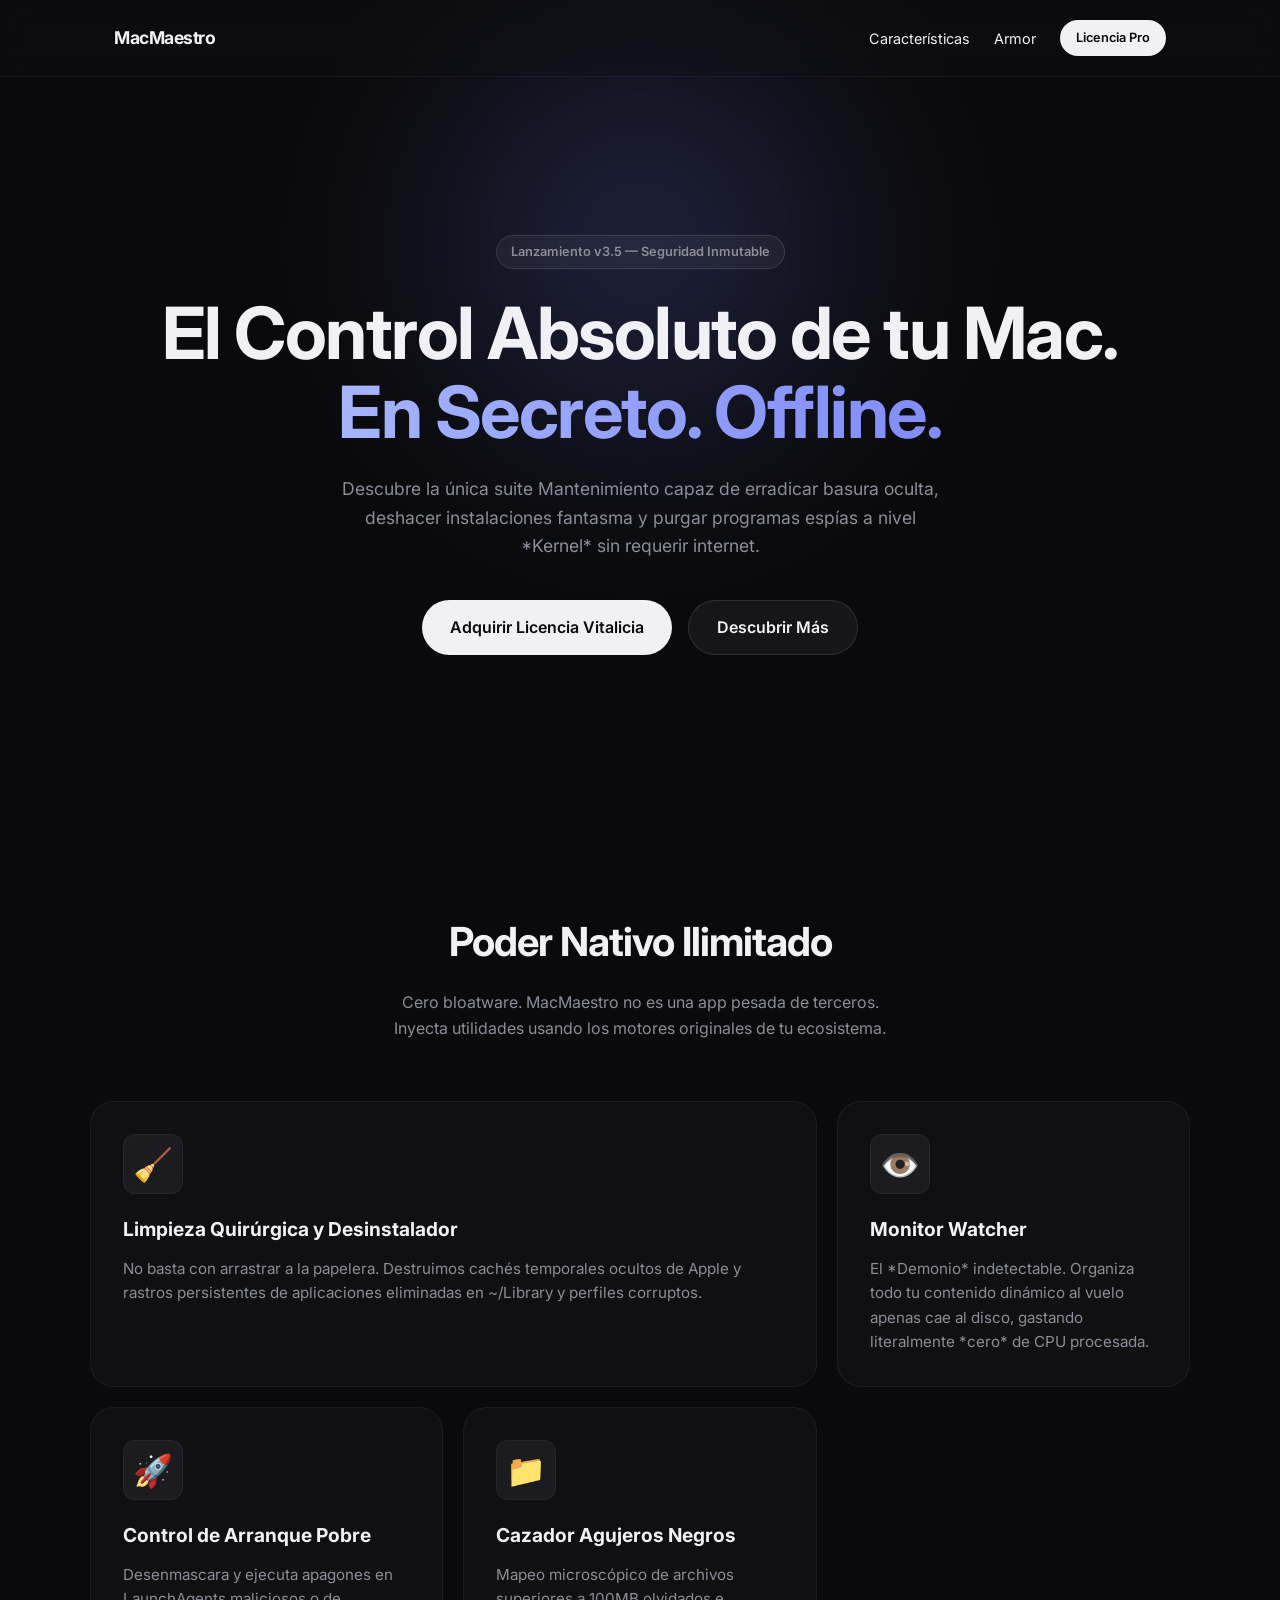
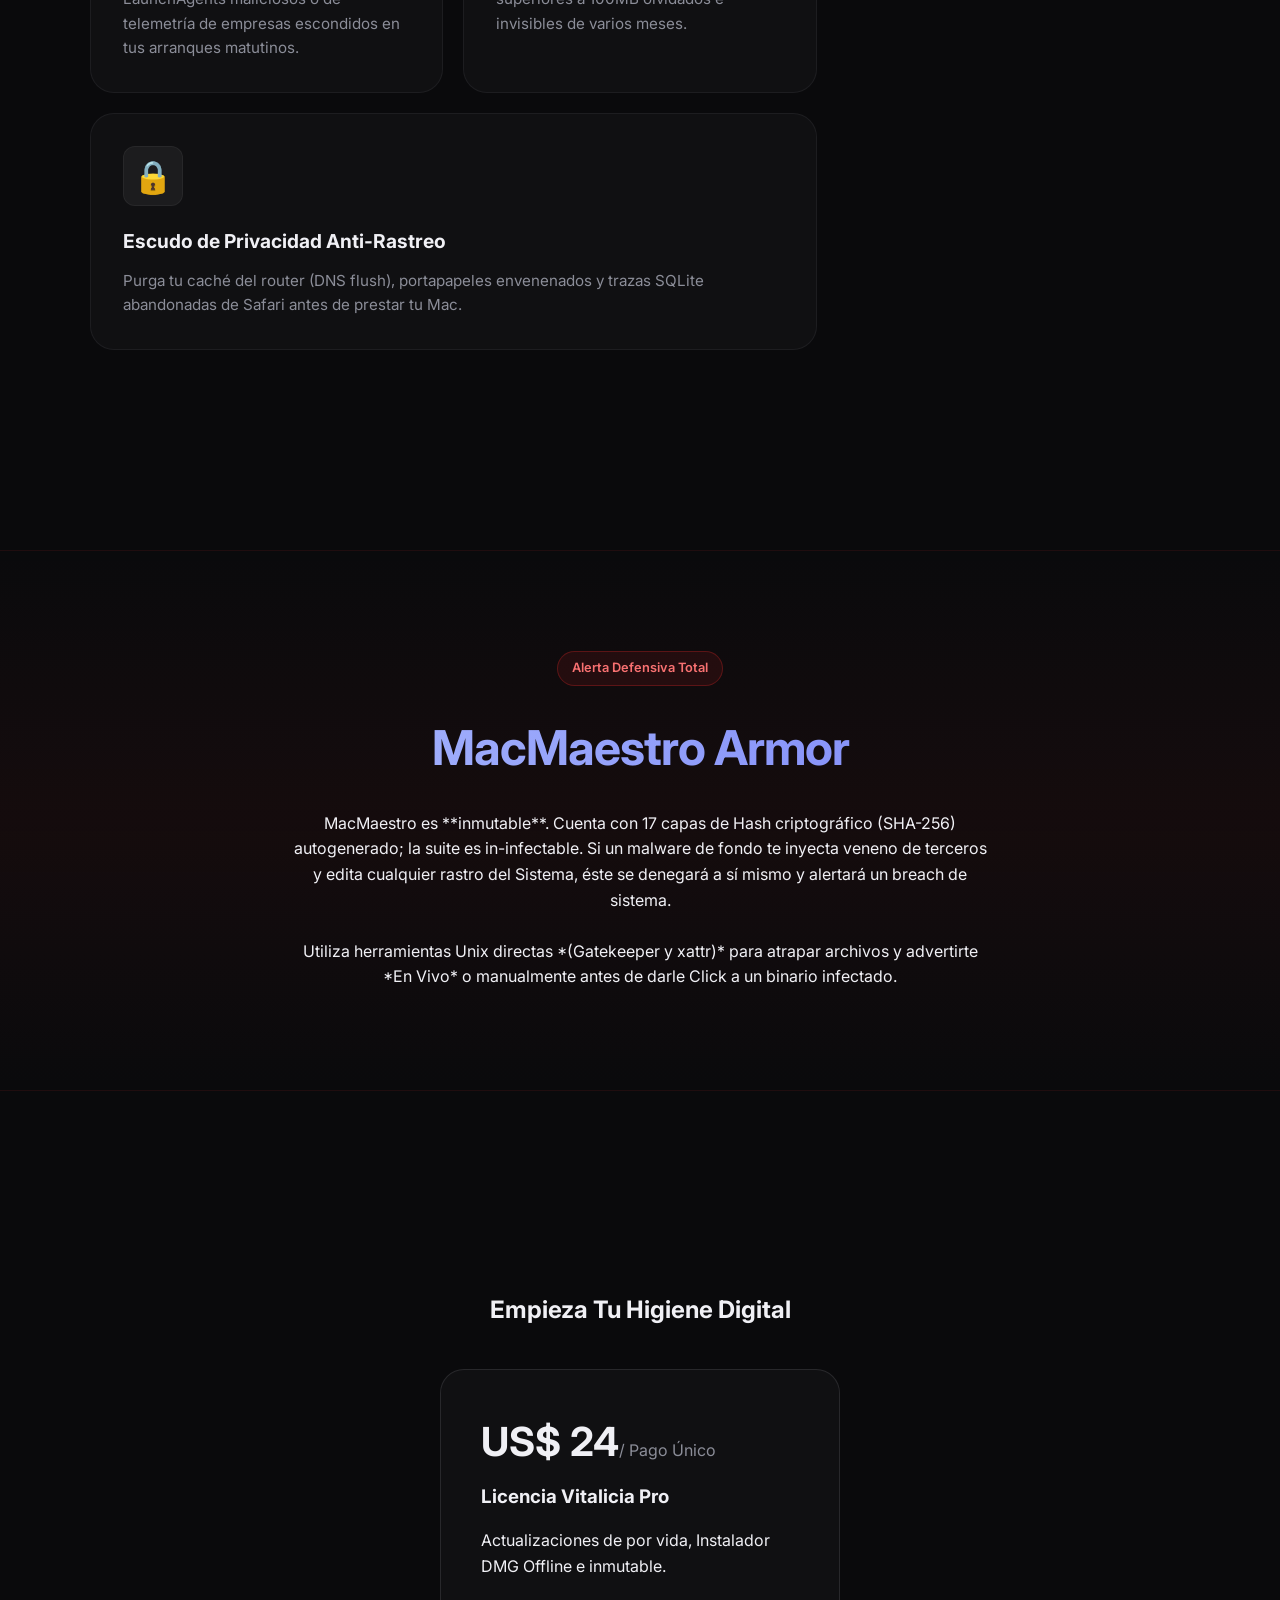
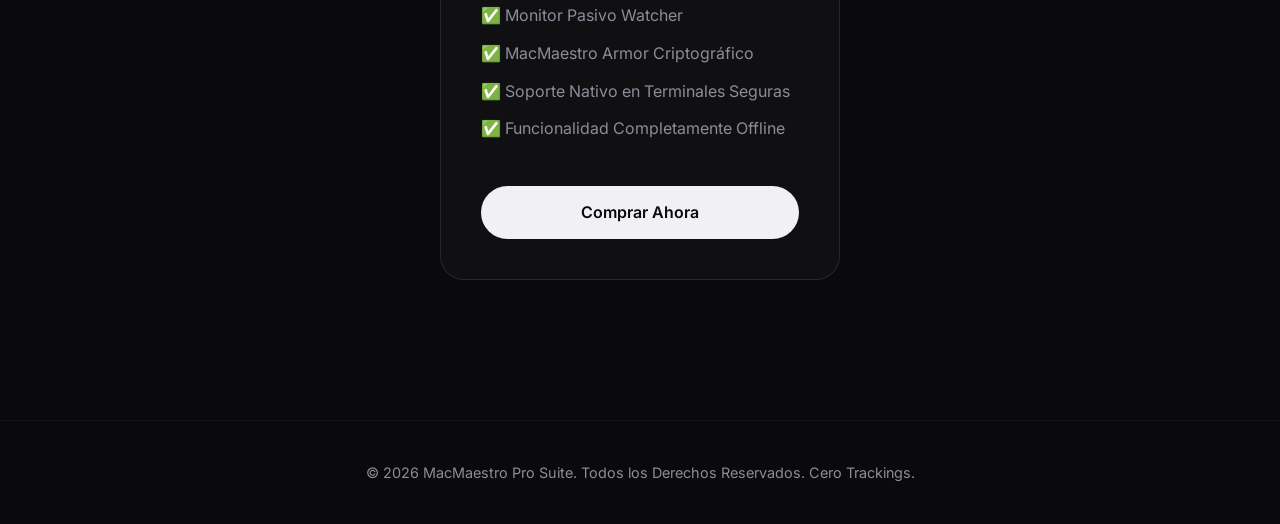
<file: index.html>
<!DOCTYPE html>
<html lang="es">
<head>
  <meta charset="UTF-8">
  <meta name="viewport" content="width=device-width, initial-scale=1.0">
  <title>MacMaestro Pro Suite</title>
  <meta name="description" content="La utilidad de sistema definitiva para macOS. Limpieza profunda, privacidad y protección inmutable en vivo sin conexión a servidores.">
  <link rel="preconnect" href="https://fonts.googleapis.com">
  <link rel="preconnect" href="https://fonts.gstatic.com" crossorigin>
  <link href="https://fonts.googleapis.com/css2?family=Inter:wght@300;400;600;700&display=swap" rel="stylesheet">
  <link rel="stylesheet" href="styles.css">
</head>
<body>
  
  <nav class="navbar">
    <div class="container nav-content">
      <div class="logo">MacMaestro</div>
      <div class="nav-links">
        <a href="#features">Características</a>
        <a href="#armor">Armor</a>
        <a href="#pricing" class="btn-sm">Licencia Pro</a>
      </div>
    </div>
  </nav>

  <header class="hero">
    <div class="glow"></div>
    <div class="container hero-content fade-up">
      <div class="badge">Lanzamiento v3.5 — Seguridad Inmutable</div>
      <h1>El Control Absoluto de tu Mac. <br><span class="text-gradient">En Secreto. Offline.</span></h1>
      <p class="hero-desc">Descubre la única suite Mantenimiento capaz de erradicar basura oculta, deshacer instalaciones fantasma y purgar programas espías a nivel *Kernel* sin requerir internet.</p>
      <div class="cta-group">
        <a href="#pricing" class="btn btn-primary">Adquirir Licencia Vitalicia</a>
        <a href="#features" class="btn btn-secondary">Descubrir Más</a>
      </div>
    </div>
  </header>

  <section id="features" class="bento-section container fade-up">
    <div class="section-headers">
      <h2>Poder Nativo Ilimitado</h2>
      <p>Cero bloatware. MacMaestro no es una app pesada de terceros. Inyecta utilidades usando los motores originales de tu ecosistema.</p>
    </div>
    
    <div class="bento-grid">
      
      <!-- Feature 1: Eliminador Profundo -->
      <div class="bento-card col-span-2">
        <div class="card-icon">🧹</div>
        <h3>Limpieza Quirúrgica y Desinstalador</h3>
        <p>No basta con arrastrar a la papelera. Destruimos cachés temporales ocultos de Apple y rastros persistentes de aplicaciones eliminadas en ~/Library y perfiles corruptos.</p>
      </div>

      <!-- Feature 2: Watcher Inteligente -->
      <div class="bento-card">
        <div class="card-icon">👁️</div>
        <h3>Monitor Watcher</h3>
        <p>El *Demonio* indetectable. Organiza todo tu contenido dinámico al vuelo apenas cae al disco, gastando literalmente *cero* de CPU procesada.</p>
      </div>

      <!-- Feature 3: Startup / Gestor -->
      <div class="bento-card">
        <div class="card-icon">🚀</div>
        <h3>Control de Arranque Pobre</h3>
        <p>Desenmascara y ejecuta apagones en LaunchAgents maliciosos o de telemetría de empresas escondidos en tus arranques matutinos.</p>
      </div>

      <!-- Feature 4: Agujeros Negros -->
      <div class="bento-card">
        <div class="card-icon">📁</div>
        <h3>Cazador Agujeros Negros</h3>
        <p>Mapeo microscópico de archivos superiores a 100MB olvidados e invisibles de varios meses.</p>
      </div>

      <!-- Feature 5: Privacidad -->
      <div class="bento-card col-span-2">
        <div class="card-icon">🔒</div>
        <h3>Escudo de Privacidad Anti-Rastreo</h3>
        <p>Purga tu caché del router (DNS flush), portapapeles envenenados y trazas SQLite abandonadas de Safari antes de prestar tu Mac.</p>
      </div>
      
    </div>
  </section>

  <section id="armor" class="armor-section">
    <div class="container fade-up">
      <div class="armor-content">
        <div class="badge badge-red">Alerta Defensiva Total</div>
        <h2 class="text-gradient">MacMaestro Armor</h2>
        <p>MacMaestro es **inmutable**. Cuenta con 17 capas de Hash criptográfico (SHA-256) autogenerado; la suite es in-infectable. Si un malware de fondo te inyecta veneno de terceros y edita cualquier rastro del Sistema, éste se denegará a sí mismo y alertará un breach de sistema.</p>
        <br>
        <p>Utiliza herramientas Unix directas *(Gatekeeper y xattr)* para atrapar archivos y advertirte *En Vivo* o manualmente antes de darle Click a un binario infectado.</p>
      </div>
    </div>
  </section>

  <section id="pricing" class="pricing-section container fade-up">
    <h2>Empieza Tu Higiene Digital</h2>
    <div class="pricing-card">
      <div class="price">US$ 24<span>/ Pago Único</span></div>
      <h3>Licencia Vitalicia Pro</h3>
      <p>Actualizaciones de por vida, Instalador DMG Offline e inmutable.</p>
      <ul class="features-list">
        <li>✅ Monitor Pasivo Watcher</li>
        <li>✅ MacMaestro Armor Criptográfico</li>
        <li>✅ Soporte Nativo en Terminales Seguras</li>
        <li>✅ Funcionalidad Completamente Offline</li>
      </ul>
      <!-- Aquí debe ir tu enlace a GUMROAD o STRIPE -->
      <a href="https://gumroad.com/products/new" target="_blank" class="btn btn-primary" style="width: 100%; margin-top:20px;">Comprar Ahora</a>
    </div>
  </section>

  <footer>
    <div class="container">
      <p>&copy; 2026 MacMaestro Pro Suite. Todos los Derechos Reservados. Cero Trackings.</p>
    </div>
  </footer>

  <script src="script.js"></script>
</body>
</html>
</file>
<file: styles.css>
:root {
  --bg-dark: #0a0a0c;
  --bg-card: rgba(20, 20, 24, 0.6);
  --bg-glass: rgba(15, 15, 20, 0.4);
  --accent: #5e6ad2;
  --accent-glow: rgba(94, 106, 210, 0.5);
  --text-main: #f0f0f5;
  --text-muted: #8b8d98;
  --radius-lg: 24px;
  --radius-md: 12px;
}

* { margin: 0; padding: 0; box-sizing: border-box; }

body {
  font-family: 'Inter', system-ui, -apple-system, sans-serif;
  background-color: var(--bg-dark);
  color: var(--text-main);
  line-height: 1.6;
  overflow-x: hidden;
}

.container {
  max-width: 1100px;
  margin: 0 auto;
  padding: 0 24px;
}

/* ──────────────── NAXBAR ──────────────── */
.navbar {
  position: fixed;
  top: 0; width: 100%;
  padding: 20px 0;
  background: var(--bg-glass);
  backdrop-filter: blur(12px);
  -webkit-backdrop-filter: blur(12px);
  z-index: 100;
  border-bottom: 1px solid rgba(255,255,255,0.05);
}

.nav-content {
  display: flex;
  justify-content: space-between;
  align-items: center;
}

.logo {
  font-weight: 700;
  font-size: 1.1rem;
  letter-spacing: -0.5px;
}

.nav-links {
  display: flex;
  gap: 24px;
  align-items: center;
}

.nav-links a {
  color: var(--text-main);
  text-decoration: none;
  font-size: 0.9rem;
  transition: opacity 0.2s;
}

.nav-links a:hover {
  opacity: 0.7;
}

/* ──────────────── HERO ──────────────── */
.hero {
  position: relative;
  min-height: 90vh;
  display: flex;
  align-items: center;
  justify-content: center;
  text-align: center;
  padding-top: 80px;
}

.glow {
  position: absolute;
  top: 30%;
  left: 50%;
  transform: translate(-50%, -50%);
  width: 600px; height: 600px;
  background: radial-gradient(circle, var(--accent-glow) 0%, rgba(10,10,12,0) 70%);
  z-index: -1;
  filter: blur(80px);
  opacity: 0.6;
}

.badge {
  display: inline-block;
  padding: 6px 14px;
  background: rgba(255,255,255,0.05);
  border: 1px solid rgba(255,255,255,0.1);
  border-radius: 50px;
  font-size: 0.8rem;
  font-weight: 600;
  color: var(--text-muted);
  margin-bottom: 24px;
}
.badge-red {
  background: rgba(220, 38, 38, 0.1);
  border-color: rgba(220, 38, 38, 0.3);
  color: #f87171;
}

.hero h1 {
  font-size: clamp(3rem, 6vw, 4.5rem);
  font-weight: 700;
  line-height: 1.1;
  letter-spacing: -1.5px;
  margin-bottom: 24px;
}

.text-gradient {
  background: linear-gradient(90deg, #a5b4fc, #818cf8);
  -webkit-background-clip: text;
  -webkit-text-fill-color: transparent;
}

.hero-desc {
  font-size: 1.1rem;
  color: var(--text-muted);
  max-width: 600px;
  margin: 0 auto 40px auto;
}

/* ──────────────── BUTTONS ──────────────── */
.btn {
  display: inline-flex;
  align-items: center;
  justify-content: center;
  padding: 14px 28px;
  font-size: 1rem;
  font-weight: 600;
  border-radius: 50px;
  text-decoration: none;
  transition: all 0.2s cubic-bezier(0.16, 1, 0.3, 1);
  cursor: pointer;
  border: none;
}
.btn:active { transform: scale(0.96); }

.btn-primary {
  background: var(--text-main);
  color: var(--bg-dark);
}
.btn-primary:hover {
  background: var(--text-muted);
}

.btn-secondary {
  background: rgba(255,255,255,0.05);
  color: var(--text-main);
  border: 1px solid rgba(255,255,255,0.1);
}
.btn-secondary:hover {
  background: rgba(255,255,255,0.1);
}

.btn-sm {
  padding: 8px 16px !important;
  font-size: 0.8rem !important;
  background: var(--text-main);
  color: var(--bg-dark) !important;
  border-radius: 50px;
  font-weight: 600;
}

.cta-group {
  display: flex;
  gap: 16px;
  justify-content: center;
}

/* ──────────────── FEATURES BENTO ──────────────── */
.bento-section {
  padding: 100px 0;
}
.section-headers { text-align: center; margin-bottom: 60px; }
.section-headers h2 { font-size: 2.5rem; margin-bottom: 16px; letter-spacing: -1px; }
.section-headers p { color: var(--text-muted); max-width: 500px; margin: 0 auto; }

.bento-grid {
  display: grid;
  grid-template-columns: repeat(3, 1fr);
  gap: 20px;
}

.bento-card {
  background: var(--bg-card);
  border: 1px solid rgba(255,255,255,0.06);
  border-radius: var(--radius-lg);
  padding: 32px;
  transition: transform 0.3s;
}
.bento-card:hover { border-color: rgba(255,255,255,0.15); transform: translateY(-3px); }

.card-icon {
  font-size: 2rem;
  margin-bottom: 20px;
  background: rgba(255,255,255,0.05);
  width: 60px; height: 60px;
  display: flex; align-items: center; justify-content: center;
  border-radius: var(--radius-md);
  border: 1px solid rgba(255,255,255,0.05);
}

.bento-card h3 { font-size: 1.2rem; margin-bottom: 12px; }
.bento-card p { color: var(--text-muted); font-size: 0.95rem; }

.col-span-2 { grid-column: span 2; }

/* ──────────────── ARMOR ──────────────── */
.armor-section {
  margin: 100px 0;
  padding: 100px 0;
  background: linear-gradient(180deg, rgba(15,15,20,0) 0%, rgba(220,38,38,0.05) 50%, rgba(15,15,20,0) 100%);
  border-top: 1px solid rgba(220,38,38,0.1);
  border-bottom: 1px solid rgba(220,38,38,0.1);
}

.armor-content {
  text-align: center;
  max-width: 700px; margin: 0 auto;
}
.armor-content h2 { font-size: 3rem; margin-bottom: 24px; letter-spacing: -1px; }

/* ──────────────── PRICING ──────────────── */
.pricing-section {
  text-align: center;
  padding: 100px 0;
}
.pricing-card {
  max-width: 400px;
  margin: 40px auto;
  background: var(--bg-card);
  border: 1px solid rgba(255,255,255,0.1);
  border-radius: var(--radius-lg);
  padding: 40px;
  text-align: left;
}
.pricing-card .price { font-size: 2.5rem; font-weight: 700; margin-bottom: 8px; }
.price span { font-size: 1rem; color: var(--text-muted); font-weight: 400; }
.pricing-card h3 { margin-bottom: 16px; }
.features-list { list-style: none; margin: 24px 0; color: var(--text-muted); }
.features-list li { margin-bottom: 12px; display: flex; gap: 8px; }

/* ──────────────── FOOTER ──────────────── */
footer {
  text-align: center;
  padding: 40px 0;
  color: var(--text-muted);
  border-top: 1px solid rgba(255,255,255,0.05);
  font-size: 0.9rem;
}

/* ──────────────── ANIMATIONS ──────────────── */
.fade-up {
  opacity: 0;
  transform: translateY(30px);
  transition: opacity 0.8s ease-out, transform 0.8s ease-out;
}
.fade-up.visible {
  opacity: 1;
  transform: translateY(0);
}

@media (max-width: 768px) {
  .bento-grid { grid-template-columns: 1fr; }
  .col-span-2 { grid-column: span 1; }
  .cta-group { flex-direction: column; }
}
</file>
